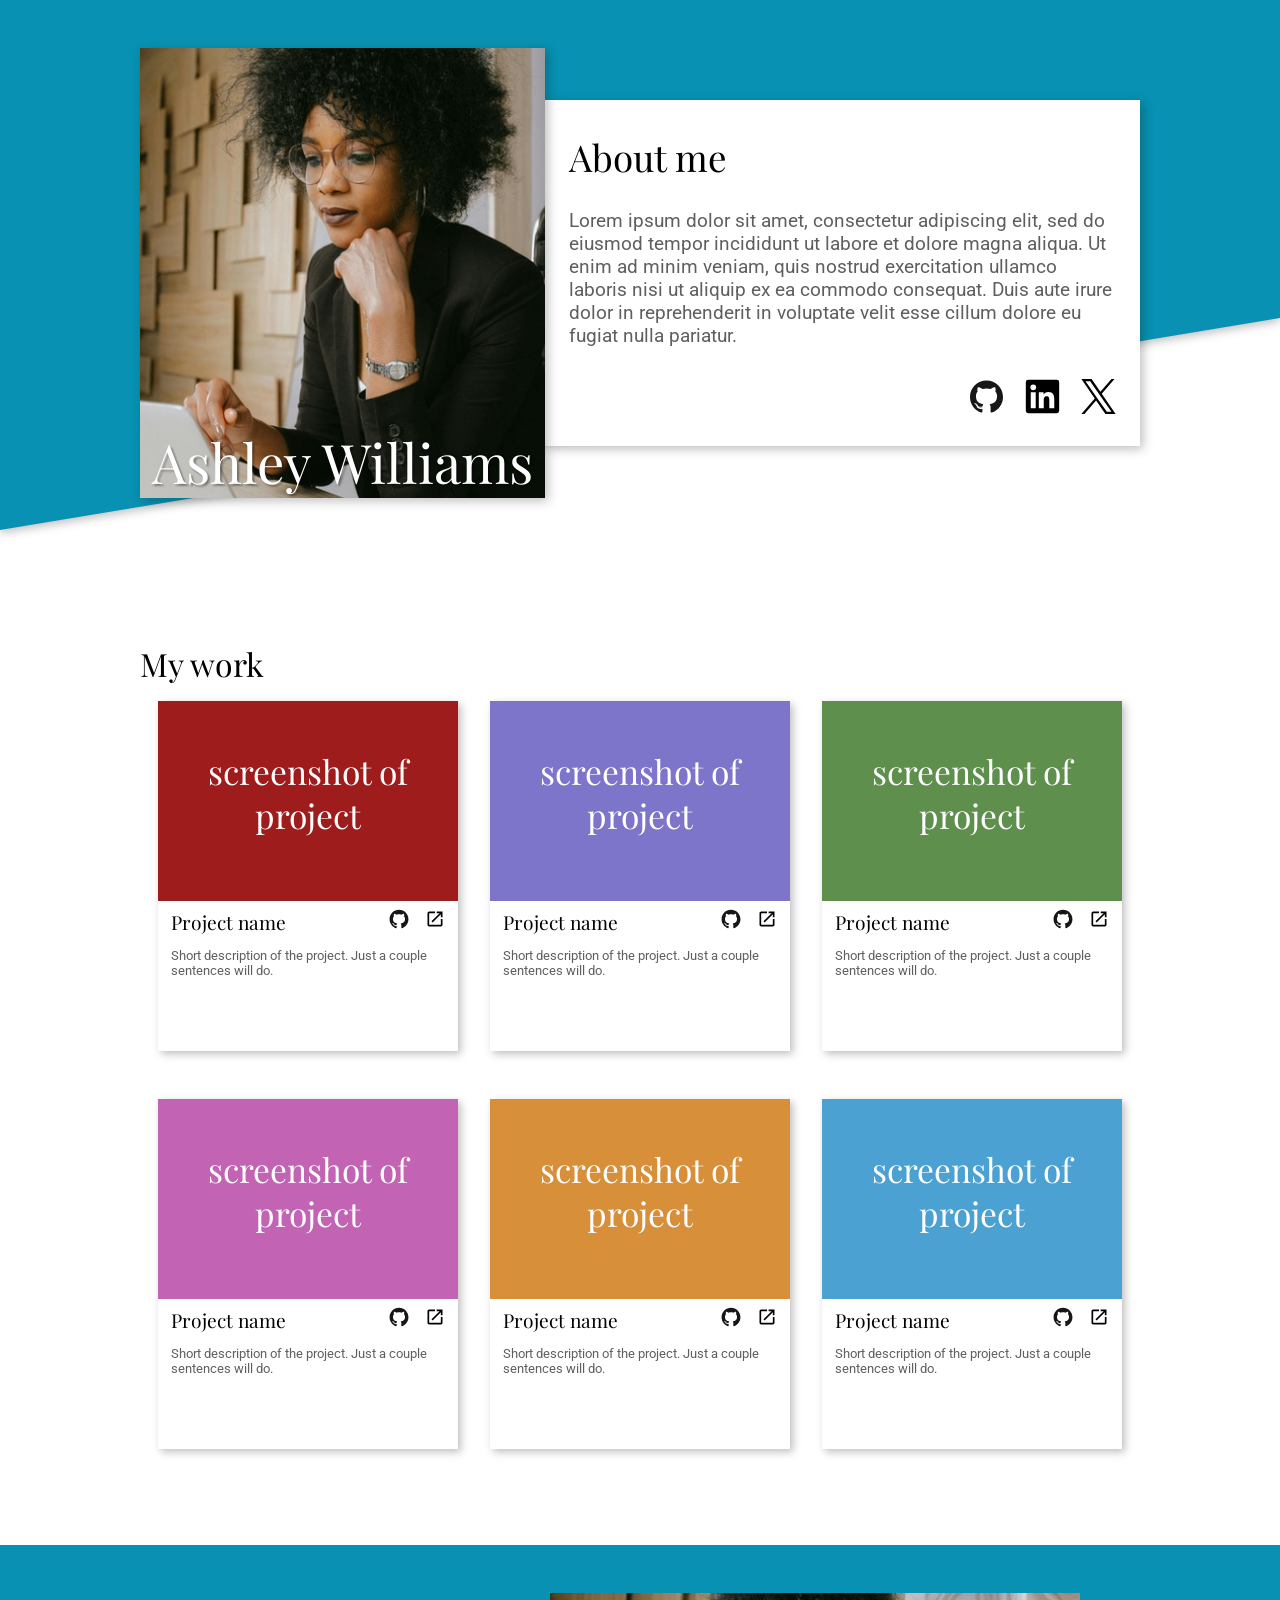
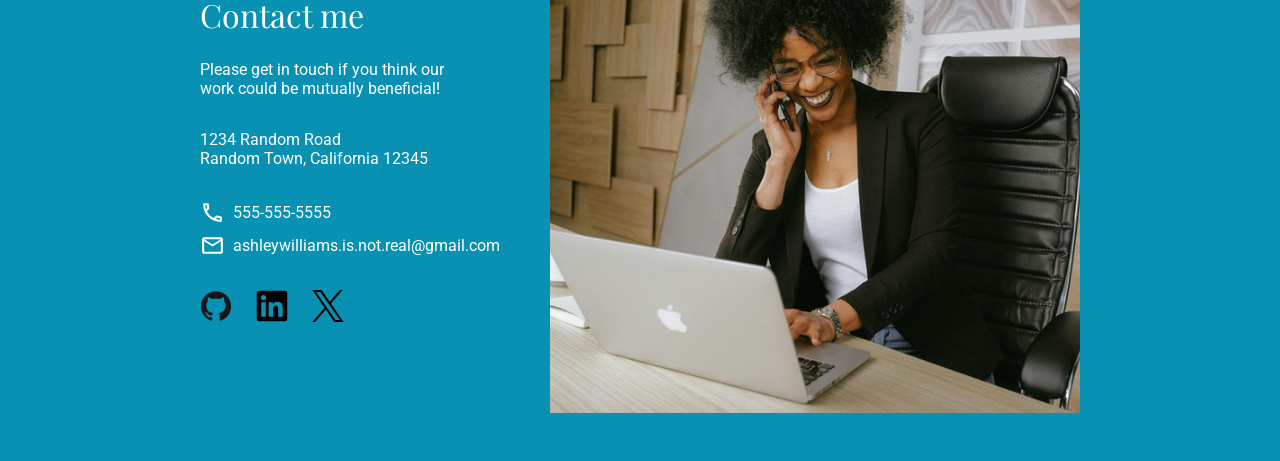
<file: index.html>
<!DOCTYPE html>
<html lang="en">
<head>
  <meta charset="UTF-8">
  <meta name="viewport" content="width=device-width, initial-scale=1.0">
  <title>Porfolio</title>
  <link rel="stylesheet" href="styles/style.css">
  <style>
    @import url('https://fonts.googleapis.com/css2?family=Playfair+Display:ital,wght@0,400..900;1,400..900&family=Roboto:ital,wght@0,100;0,300;0,400;0,500;0,700;0,900;1,100;1,300;1,400;1,500;1,700;1,900&display=swap');
    </style>
</head>
<body>
  <div class="background wrapper">
    <div class="background blue"></div>
  </div>
  <header>
    <div class="header wrapper">
      <h1 class="name title">Ashley Williams</h1>
      <img 
      src="./img/pexels-shvetsa-3727474 _600px.jpg" alt="" class="header profile">

      <div class="about wrapper">
        <h2 class="header about title">About me</h2>
        <p class="about description">Lorem ipsum dolor sit amet, consectetur adipiscing elit, sed do eiusmod tempor incididunt ut labore et dolore magna aliqua. Ut enim ad minim veniam, quis nostrud exercitation ullamco laboris nisi ut aliquip ex ea commodo consequat. Duis aute irure dolor in reprehenderit in voluptate velit esse cillum dolore eu fugiat nulla pariatur. </p>
        <div class="about buttons-wrapper">
          <button class="header github">
            <a href="#"></a>
          </button>
          <button class="header linkedin">
            <a href="#"></a>
          </button>
          <button class="header twitter">
            <a href="#"></a>
          </button>
        </div>
      </div>
    </div>
  </header>

  <main>
    <h2 class="main title">My work</h2>
    <section class="projects section wrapper">
      <div class="project card wrapper">
        <div class="project image">
          <p class="placeholder">screenshot of project</p>
        </div>
        <div class="project info">
          <div class="project title-buttons wrapper">
            <p class="project title">Project name</p>
            <button class="project github"><a href="#"></a>
            </button>
            <button class="project external">
              <a href="#"></a>
            </button>
          </div>
          <p class="project description">Short description of the project. Just a couple sentences will do.</p>
        </div>
      </div>

      <div class="project card wrapper">
        <div class="project image purple">
          <p class="placeholder">screenshot of project</p>
        </div>
        <div class="project info">
          <div class="project title-buttons wrapper">
            <p class="project title">Project name</p>
            <button class="project github">
              <a href="#"></a>
            </button>
            <button class="project external">
              <a href="#"></a>
            </button>
          </div>
          <p class="project description">Short description of the project. Just a couple sentences will do.</p>
        </div>
      </div>

      <div class="project card wrapper">
        <div class="project image green">
          <p class="placeholder">screenshot of project</p>
        </div>
        <div class="project info">
          <div class="project title-buttons wrapper">
            <p class="project title">Project name</p>
            <button class="project github">
              <a href="#"></a>
            </button>
            <button class="project external">
              <a href="#"></a>
            </button>
          </div>
          <p class="project description">Short description of the project. Just a couple sentences will do.</p>
        </div>
      </div>

      <div class="project card wrapper">
        <div class="project image pink">
          <p class="placeholder">screenshot of project</p>
        </div>
        <div class="project info">
          <div class="project title-buttons wrapper">
            <p class="project title">Project name</p>
            <button class="project github">
              <a href="#"></a>
            </button>
            <button class="project external">
              <a href="#"></a>
            </button>
          </div>
          <p class="project description">Short description of the project. Just a couple sentences will do.</p>
        </div>
      </div>

      <div class="project card wrapper">
        <div class="project image orange">
          <p class="placeholder">screenshot of project</p>
        </div>
        <div class="project info">
          <div class="project title-buttons wrapper">
            <p class="project title">Project name</p>
            <button class="project github">
              <a href="#"></a>
            </button>
            <button class="project external">
              <a href="#"></a>
            </button>
          </div>
          <p class="project description">Short description of the project. Just a couple sentences will do.</p>
        </div>
      </div>

      <div class="project card wrapper">
        <div class="project image blue">
          <p class="placeholder">screenshot of project</p>
        </div>
        <div class="project info">
          <div class="project title-buttons wrapper">
            <p class="project title">Project name</p>
            <button class="project github">
              <a href="#"></a>
            </button>
            <button class="project external">
              <a href="#"></a>
            </button>
          </div>
          <p class="project description">Short description of the project. Just a couple sentences will do.</p>
        </div>
      </div>

    </section>
  </main>

  <footer>
    <div class="contact wrapper">
      <h3 class="contact title">Contact me</h3>
      <p class="contact call-to-action">Please get in touch if you think our work could be mutually beneficial!</p>
      <p class="contact address">1234 Random Road <br> Random Town, California 12345</p>
      <p class="contact phone">
        <img class="phone icon contact" src="./img/phone-outline.svg" alt="">
        555-555-5555
      </p>
      <p class="contact email">
        <img class="email icon contact" src="./img/email-outline.svg" alt="">
        ashleywilliams.is.not.real@gmail.com
      </p>
      <div class="contact buttons wrapper">
        <button class="contact github">
          <a href="#"></a>
        </button>
        <button class="contact linkedin"><a href="#"></a>
        </button>
        <button class="contact twitter"><a href="#"></a>
        </button>
      </div>
    </div>
    <img class="footer" src="./img/pexels-shvetsa-3727464_700px.jpg" alt="Ashley Williams working">
  </footer>
</body>
</html>
</file>
<file: styles/style.css>
:root{
  --blue-background: #0891b2;
  --grey-font: rgb(95, 95, 95);
  --shadow-color: rgba(0, 0, 0, 0.255);
  --darkred: #9e1c1c;
  --purple: #7c75ca;
  --green: #5e8f4d;
  --pink: #c363b4;
  --orange: #d88f39;
  --light-blue: #4ba2d2;
}


body,h1,h2,h3,p,a{
  margin: 0
}
body{
  overflow-x: hidden;
  min-width: 360px;
}

.background.wrapper{
  filter: drop-shadow(0px 3px 5px var(--shadow-color));
  z-index: -1;
  position: absolute;
}

.background.blue{
  position: absolute;
  height: 530px;
  width: 100vw;
  background-color: var(--blue-background);
  
  clip-path: polygon(0 0, 100% 0%, 100% 60%, 0% 100%);
}
header{
  position: relative;
  padding: 3em;
  max-width: 1000px;
  margin:auto
}
.header.wrapper{
  display: flex;
  align-items: center;
}

img.header.profile{
  height: 450px;
  width: 405px;

  object-fit: cover;
  flex: 0 0 auto;

  box-shadow: 3px 3px 10px var(--shadow-color) ;
  z-index: 2;
}

h1.name{
  color: white;
  text-shadow: 2px 2px 2px rgba(0, 0, 0, 0.377);
  font-size: 3.4rem;

  font-family: "Playfair Display", Roboto, sans-serif;
  font-weight: 200;

  position: absolute;
  z-index: 3;

  bottom: 48px;
  left: 60px;
 
}

.about.wrapper{
  padding: 2em 1.5em;
  background-color: white;

  box-shadow: 3px 3px 10px var(--shadow-color) ;
}

h2.about{
  font-family: "Playfair Display", "Roboto", sans-serif;
  font-weight: 200;
  font-size: 2.3rem;
}

p.about.description{
  margin-top: 1.5em;

  font-family: "Roboto", sans-serif;
  font-size: 1.2rem;
  color: var(--grey-font);
}

.about.buttons-wrapper{
  margin-top: 2em;
  display: flex;
  justify-content: flex-end;
  gap: 1.3em;
}

button.header{
  height: 35px;
  width: 35px;
}

button{
  background: none;
  border: none;
  padding: 0;
  
  transition: transform .25s 
}

a{
  text-decoration: none;
}

button a{
  display: block;
  height: 100%;
  width: 100%;

  transition: transform 450ms;
}

button.github a{
  background-image: url("../img/github-original.svg");
}

button.linkedin a{
  background-image: url("../img/linkedin-plain.svg");
}

button.twitter a{
  background-image: url("../img/twitter-original.svg");
}

/* button shadow */
button.header::after{
  content: "";
  display: block;
  width: 20px;
  height: 3px;
  margin:auto;

  background: radial-gradient(#3d3d3d5e, #adadad00);
  opacity: 0%;
  transition: opacity 450ms;

}

button.header:hover a,
button.header:focus a{
  transition: transform 125ms;
  transform: translateY(-5px);
}

button.header:hover::after{
  opacity: 70%;
}

main{
  padding: 3em;
  max-width: 1000px;
  margin: 3em auto;
}

h2.main{
  font-family: "Playfair Display", "Roboto", sans-serif;
  font-weight: 150;
  font-size: 2rem;
}

.projects.section.wrapper{
  display: flex;
  gap: 3em 2em;
  margin-top: 1em;
  flex-wrap: wrap;
  justify-content: center;
}

.project.card.wrapper{
  height: 350px;
  max-width: 300px;
  flex: 1 1 274px;

  box-shadow: 3px 3px 8px var(--shadow-color);
}

.project.image{
  height: 200px;
  background-color:var(--darkred);
  font-family: "Playfair Display", "Roboto", sans-serif;
  font-size: 2.1rem;

  display: flex;
  justify-content: center;
  align-items: center;
  text-align: center;
}

p.placeholder{
  max-width: 200px;
  color: white;
  padding-bottom: .5em;
}

.project.image.purple{
  background-color:var(--purple);
}

.project.image.green{
  background-color:var(--green);
}

.project.image.pink{
  background-color:var(--pink);
}

.project.image.orange{
  background-color:var(--orange);
}

.project.image.blue{
  background-color:var(--light-blue);
}

.project.info{
  padding: .5em .8em
}

.project.title-buttons.wrapper{
  display: flex;
  gap: 1em;
}

.project.title{
  font-family: "Playfair Display", "Roboto", sans-serif;
  font-size: 1.2em;

  flex-grow: 1;
}

button.external a{
  background-image: url("../img/open-in-new.svg");
}

button.project{
  height: 20px;
  width: 20px;
}

button.project:hover a,
button.project:focus a{
  transition: transform 125ms;
  transform: translateY(-2px);
}

p.project.description{
  font-family: "Roboto", sans-serif;
  color: var(--grey-font);
  font-size: .8rem;
  margin-top:1em;
}

footer{
  display: flex;
  background-color: var(--blue-background);
  color: white;
  padding: 3em 2em;
  justify-content: center;
}

.contact.wrapper{
  max-width: 350px;
  min-width: 320px;

  flex-grow: 1;
}

h3.contact{
  font-family: "Playfair Display", "Roboto", sans-serif;
  font-weight: 200;
  font-size: 2rem;
}

p.contact{
  font-family: "Roboto", sans-serif;
  font-size: 1rem;
}

p.contact.call-to-action{
  margin-top: 1.5em;
  max-width: 280px;
}

p.contact.address{
  margin: 2em 0;
}

p.contact.email,
p.contact.phone{
  display: flex;
  align-items: center;
  gap: .5em;
}

p.contact.phone{
  margin-bottom: .5em;
}

img.contact{
  width: 25px;
  height: 25px;
  filter:invert(100%);
}

img.footer{
  width: 530px;
  height: 420px;
  object-fit: cover;
}

footer .buttons.wrapper{
  display: flex;
  gap: 1.5em;

  margin-top: 2em;
}

button.contact{
  width: 32px;
  height: 32px;
}

button.contact:hover a,
button.contact:focus a{
  transition: transform 125ms;
  transform: translateY(-5px);
}

/* button shadow */
button.contact::after{
  content: "";
  display: block;
  width: 20px;
  height: 3px;
  margin:auto;

  background: radial-gradient(#3d3d3d5e, #adadad00);
  opacity: 0%;
  transition: opacity 450ms;

}

button.contact:hover::after,
button.contact:focus::after{
  opacity: 70%;
}


@media (max-width: 900px) and (min-width: 700px){
  header{
    padding: 2em;
  }

  .header.wrapper{
    display: block;
    margin-top: -60px;
  }

  h1.name.title{
    position: relative;
    bottom: -80px;
    left: 0;
    text-align: end;
  }

  img.header.profile{
    position: relative;
    float: left;
    margin-right: 1.5em;
    margin-bottom: -100px;
  }

  .about.wrapper{
    position: relative;
    top: 100px;
    margin-left: 2em;
    margin-right: 2em;
    margin-bottom: 2em;
    padding-top: 4em;
  }

  h2.about.title{
    text-align: center;
  }

  p.about.description{
    line-height: 2rem;
  }

  img.footer{
    width: 300px;
  }
}

@media (max-width: 700px){
  header{
    padding: 1.8em;
  }

  .background.blue{
    height: 450px;
  }

  .header.wrapper{
    display: block;
    max-width: 400px;
    margin: auto;
  }

  h1.name.title{
    bottom: 0;
    left: -20px;
    top: 300px;

    display: block;
    position: relative;
    float: bottom;

    max-width: 230px;
    margin: auto;
    padding: 0 .5em;

    font-size: 4rem;
  }

  img.header.profile{
    position: relative;
    display: block;
    margin: 0 auto;
    width: 300px;
    height: 100%;

    top: -146px;
  }

  .about.wrapper{
    position: relative;
    margin: -100px auto 0;
    box-shadow: none;
    padding: 0;

    
  }

  h2.about.title{
    text-align: center;
    font-size: 2.5rem;
  }

  p.about.description{
    margin-top: 1em;
    line-height: 2rem;
  }

  .about.buttons-wrapper{
    justify-content: center;
  }

  main{
    padding: 3em 1em;
  }

  h2.main.title{
    text-align: center;
    font-size: 2.5rem;
  }
  .projects.section.wrapper{
    flex-direction: column;
    align-items: center;
  }

  .project.card.wrapper{
    height: 350px;
    max-width: 300px;
    flex: 1 0 350px;
  
    box-shadow: 3px 3px 8px var(--shadow-color);
  }

  .project.card.wrapper{
    flex-shrink: 0;
  }

  footer{
    display: block;
    padding: 0;
  }
  
  .contact.wrapper{
    padding: 1em;
    margin: auto;
  }

  h3.contact{
    font-size: 2.5rem;
    text-align: center;
  }

  p.contact.call-to-action{
    max-width:500px;
    font-size: 1.5rem;
    margin: .5em auto 0
  }

  .contact.buttons.wrapper{
    justify-content: center;
    margin: 0;
  }

  button.contact{
    width: 40px;
    height: 40px;
  }

  img.footer{
    width: 100%;
    display: block;
    margin: auto;
  }


}
</file>
